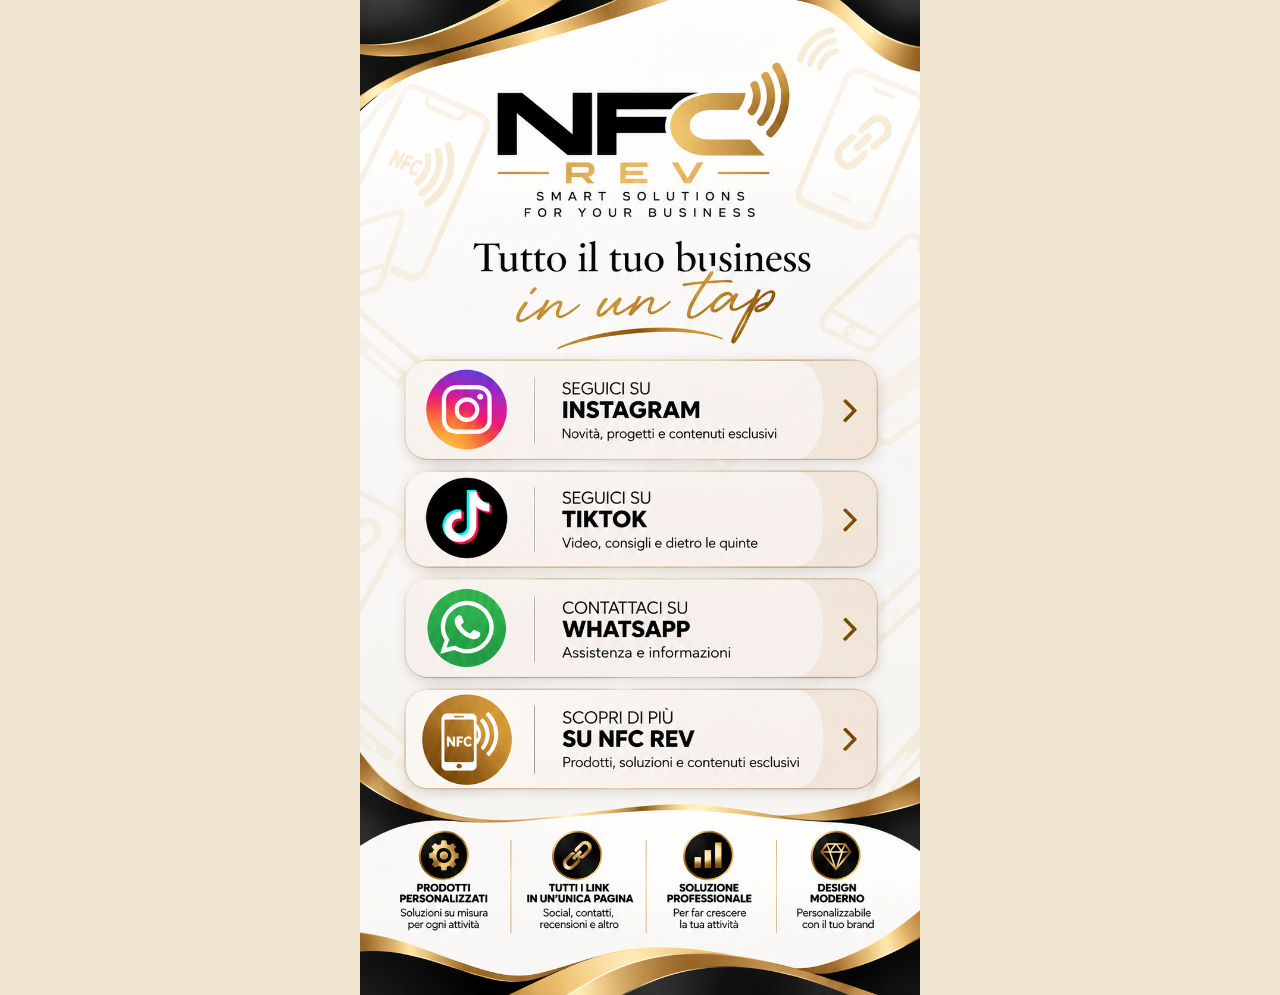
<file: index.html>
<!doctype html>
<html lang="it">
<head>
<meta charset="UTF-8">
<meta name="viewport" content="width=device-width, initial-scale=1, maximum-scale=1">
<title>NFC REV</title>
<style>
  :root { color-scheme: light; }
  * { box-sizing: border-box; -webkit-tap-highlight-color: transparent; }
  html, body {
    margin: 0;
    padding: 0;
    background: #efe4cf;
    min-height: 100%;
    display: flex;
    justify-content: center;
  }
  .wrap {
    position: relative;
    width: 100%;
    max-width: 560px;
    line-height: 0;
  }
  .wrap img {
    display: block;
    width: 100%;
    height: auto;
    user-select: none;
    -webkit-user-drag: none;
  }
  a.hotspot {
    position: absolute;
    left: 7.5%;
    width: 85%;
    display: block;
    border-radius: 6%;
  }
  /* percentages measured against the 941x1672 reference image */
  .hs-instagram { top: 36.2%; height: 9.3%; }
  .hs-tiktok    { top: 47.2%; height: 9.3%; }
  .hs-whatsapp  { top: 58.3%; height: 9.3%; }
  .hs-nfcrev    { top: 69.4%; height: 9.3%; }

  a.hotspot:active { background: rgba(0,0,0,0.06); }
</style>
</head>
<body>
  <div class="wrap">
    <img src="nfcrev-card.png" alt="NFC REV - Tutto il tuo business in un tap" draggable="false">

    <a class="hotspot hs-instagram" href="https://instagram.com/nfc_giuseppegarotti" target="_blank" rel="noopener" aria-label="Seguici su Instagram"></a>
    <a class="hotspot hs-tiktok" href="https://tiktok.com/@nfc_feedcards" target="_blank" rel="noopener" aria-label="Seguici su TikTok"></a>
    <a class="hotspot hs-whatsapp" href="https://wa.me/393282267938" target="_blank" rel="noopener" aria-label="Contattaci su WhatsApp"></a>
    <a class="hotspot hs-nfcrev" href="shop/" aria-label="Scopri di più su NFC REV"></a>
  </div>
</body>
</html>
</file>
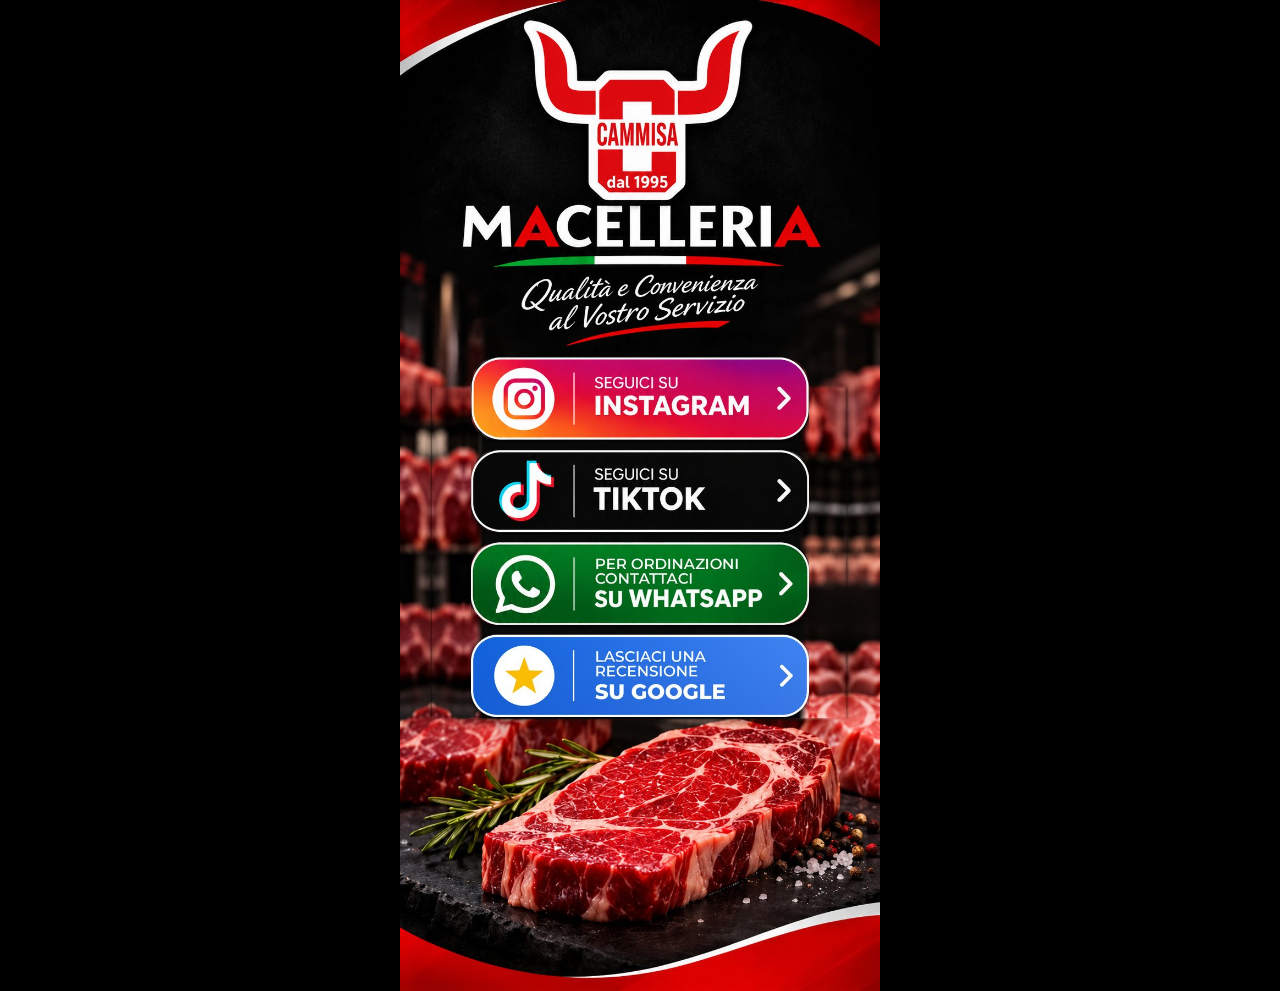
<file: cammisa/index.html>
<!DOCTYPE html>
<html lang="it">
<head>
<meta charset="utf-8">
<meta name="viewport" content="width=device-width, initial-scale=1, viewport-fit=cover">
<title>Macelleria Cammisa – Seguici</title>
<meta name="description" content="Macelleria Cammisa dal 1995 – Qualità e Convenienza al Vostro Servizio. Seguici su Instagram, TikTok, contattaci su WhatsApp e lasciaci una recensione su Google.">
<meta name="theme-color" content="#000000">
<style>
  html,body{margin:0;padding:0;background:#000;min-height:100%}
  body{display:flex;justify-content:center}
  .page{position:relative;width:100%;max-width:480px;line-height:0}
  .page img{width:100%;height:auto;display:block;user-select:none;-webkit-user-drag:none}
  .btn{position:absolute;left:14.78%;width:70.45%;height:8.32%;border-radius:22px;
        -webkit-tap-highlight-color:transparent;transition:transform .12s, background .12s}
  .btn:active{transform:scale(.97);background:rgba(255,255,255,.18)}
  .btn:focus-visible{outline:3px solid #fff;outline-offset:2px}
  .ig{top:36.07%} .tt{top:45.39%} .wa{top:54.72%} .gr{top:64.04%}
  .sr{position:absolute;width:1px;height:1px;overflow:hidden;clip:rect(0 0 0 0)}
</style>
</head>
<body>
<main class="page">
  <img src="[data-uri]" alt="Macelleria Cammisa dal 1995 – Qualità e Convenienza al Vostro Servizio">
  <a class="btn ig" href="https://www.instagram.com/macelleriacammisaofficial/" target="_blank" rel="noopener"><span class="sr">Seguici su Instagram</span></a>
  <a class="btn tt" href="https://www.tiktok.com/@macelleria.cammis" target="_blank" rel="noopener"><span class="sr">Seguici su TikTok</span></a>
  <a class="btn wa" href="https://wa.me/message/LTIG4QAYZEKPG1" target="_blank" rel="noopener"><span class="sr">Per ordinazioni contattaci su WhatsApp</span></a>
  <a class="btn gr" href="https://search.google.com/local/writereview?placeid=ChIJW4CGsTAHOxMRQCsUb1bypPg" target="_blank" rel="noopener"><span class="sr">Lasciaci una recensione su Google</span></a>
</main>
</body>
</html>
</file>
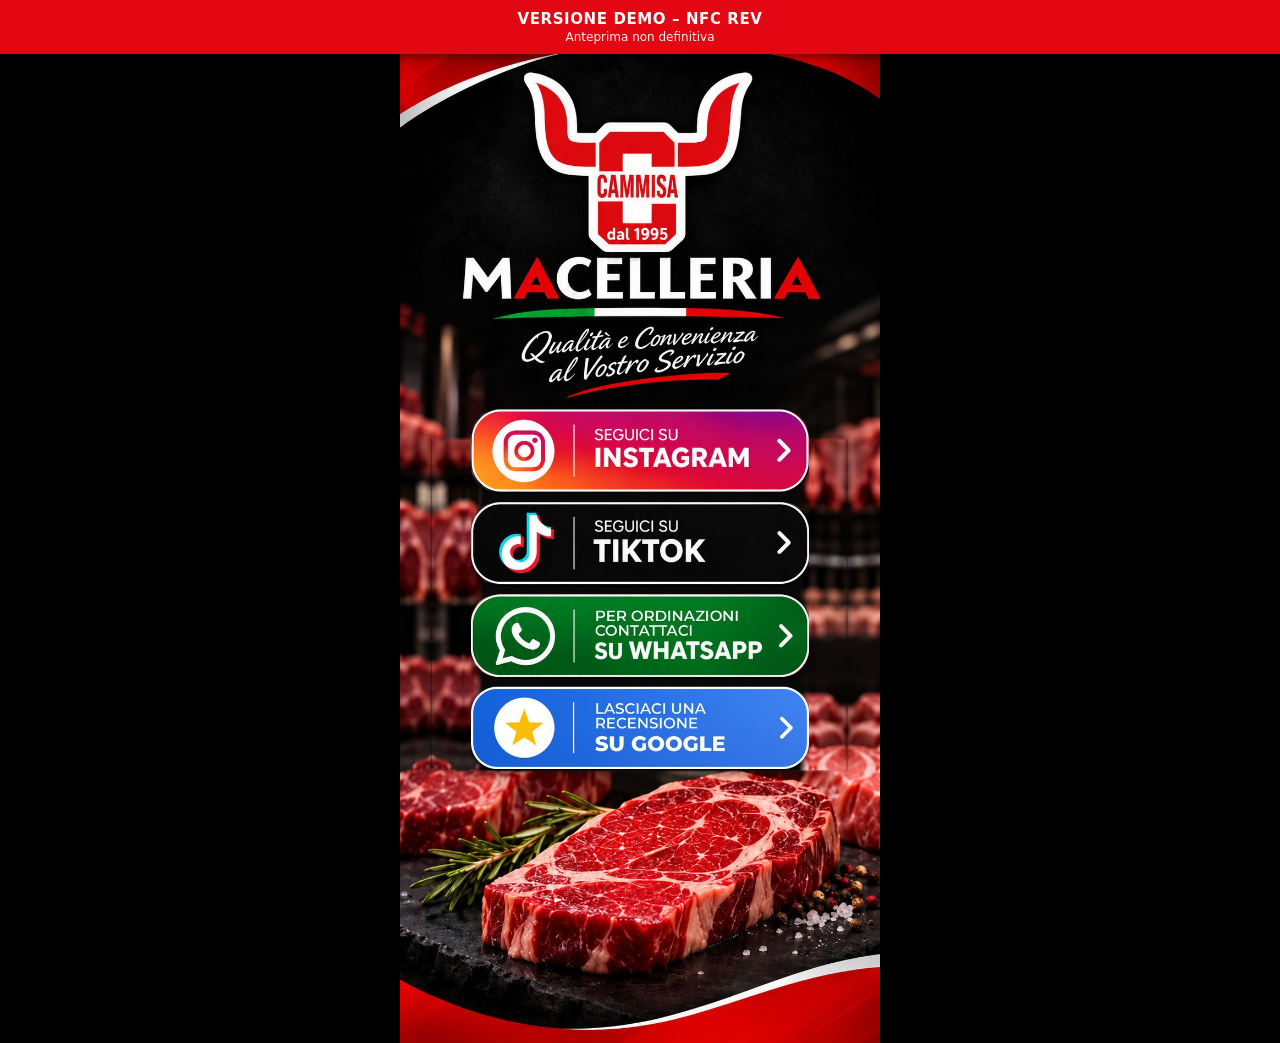
<file: demo-cammisa/index.html>
<!DOCTYPE html>
<html lang="it">
<head>
<meta charset="utf-8">
<meta name="viewport" content="width=device-width, initial-scale=1, viewport-fit=cover">
<title>DEMO – Macelleria Cammisa – NFC REV</title>
<meta name="description" content="Macelleria Cammisa dal 1995 – Qualità e Convenienza al Vostro Servizio. Seguici su Instagram, TikTok, contattaci su WhatsApp e lasciaci una recensione su Google.">
<meta name="robots" content="noindex, nofollow">
<meta name="theme-color" content="#000000">
<style>
  html,body{margin:0;padding:0;background:#000;min-height:100%}
  body{display:flex;justify-content:center}
  .page{position:relative;width:100%;max-width:480px;line-height:0}
  .page img{width:100%;height:auto;display:block;user-select:none;-webkit-user-drag:none}
  .btn{position:absolute;left:14.78%;width:70.45%;height:8.32%;border-radius:22px;
        -webkit-tap-highlight-color:transparent;transition:transform .12s, background .12s}
  .btn:active{transform:scale(.97);background:rgba(255,255,255,.18)}
  .btn:focus-visible{outline:3px solid #fff;outline-offset:2px}
  .ig{top:36.07%} .tt{top:45.39%} .wa{top:54.72%} .gr{top:64.04%}
  .sr{position:absolute;width:1px;height:1px;overflow:hidden;clip:rect(0 0 0 0)}

  .demo-bar{position:fixed;top:0;left:0;right:0;z-index:10;background:#e30613;color:#fff;
    font:800 15px/1.2 system-ui,-apple-system,Segoe UI,Roboto,sans-serif;text-align:center;
    padding:10px 8px calc(10px);letter-spacing:.04em;box-shadow:0 2px 10px rgba(0,0,0,.5)}
  .demo-bar small{display:block;font-weight:500;font-size:12px;letter-spacing:0;opacity:.95;margin-top:2px}
  .page{margin-top:52px}
</style>
</head>
<body>
<div class="demo-bar">VERSIONE DEMO – NFC REV<small>Anteprima non definitiva</small></div>
<main class="page">
  <img src="[data-uri]" alt="Macelleria Cammisa dal 1995 – Qualità e Convenienza al Vostro Servizio">
  <a class="btn ig" href="https://www.instagram.com/macelleriacammisaofficial/" target="_blank" rel="noopener"><span class="sr">Seguici su Instagram</span></a>
  <a class="btn tt" href="https://www.tiktok.com/@macelleria.cammis" target="_blank" rel="noopener"><span class="sr">Seguici su TikTok</span></a>
  <a class="btn wa" href="https://wa.me/message/LTIG4QAYZEKPG1" target="_blank" rel="noopener"><span class="sr">Per ordinazioni contattaci su WhatsApp</span></a>
  <a class="btn gr" href="https://search.google.com/local/writereview?placeid=ChIJW4CGsTAHOxMRQCsUb1bypPg" target="_blank" rel="noopener"><span class="sr">Lasciaci una recensione su Google</span></a>
</main>
</body>
</html>
</file>
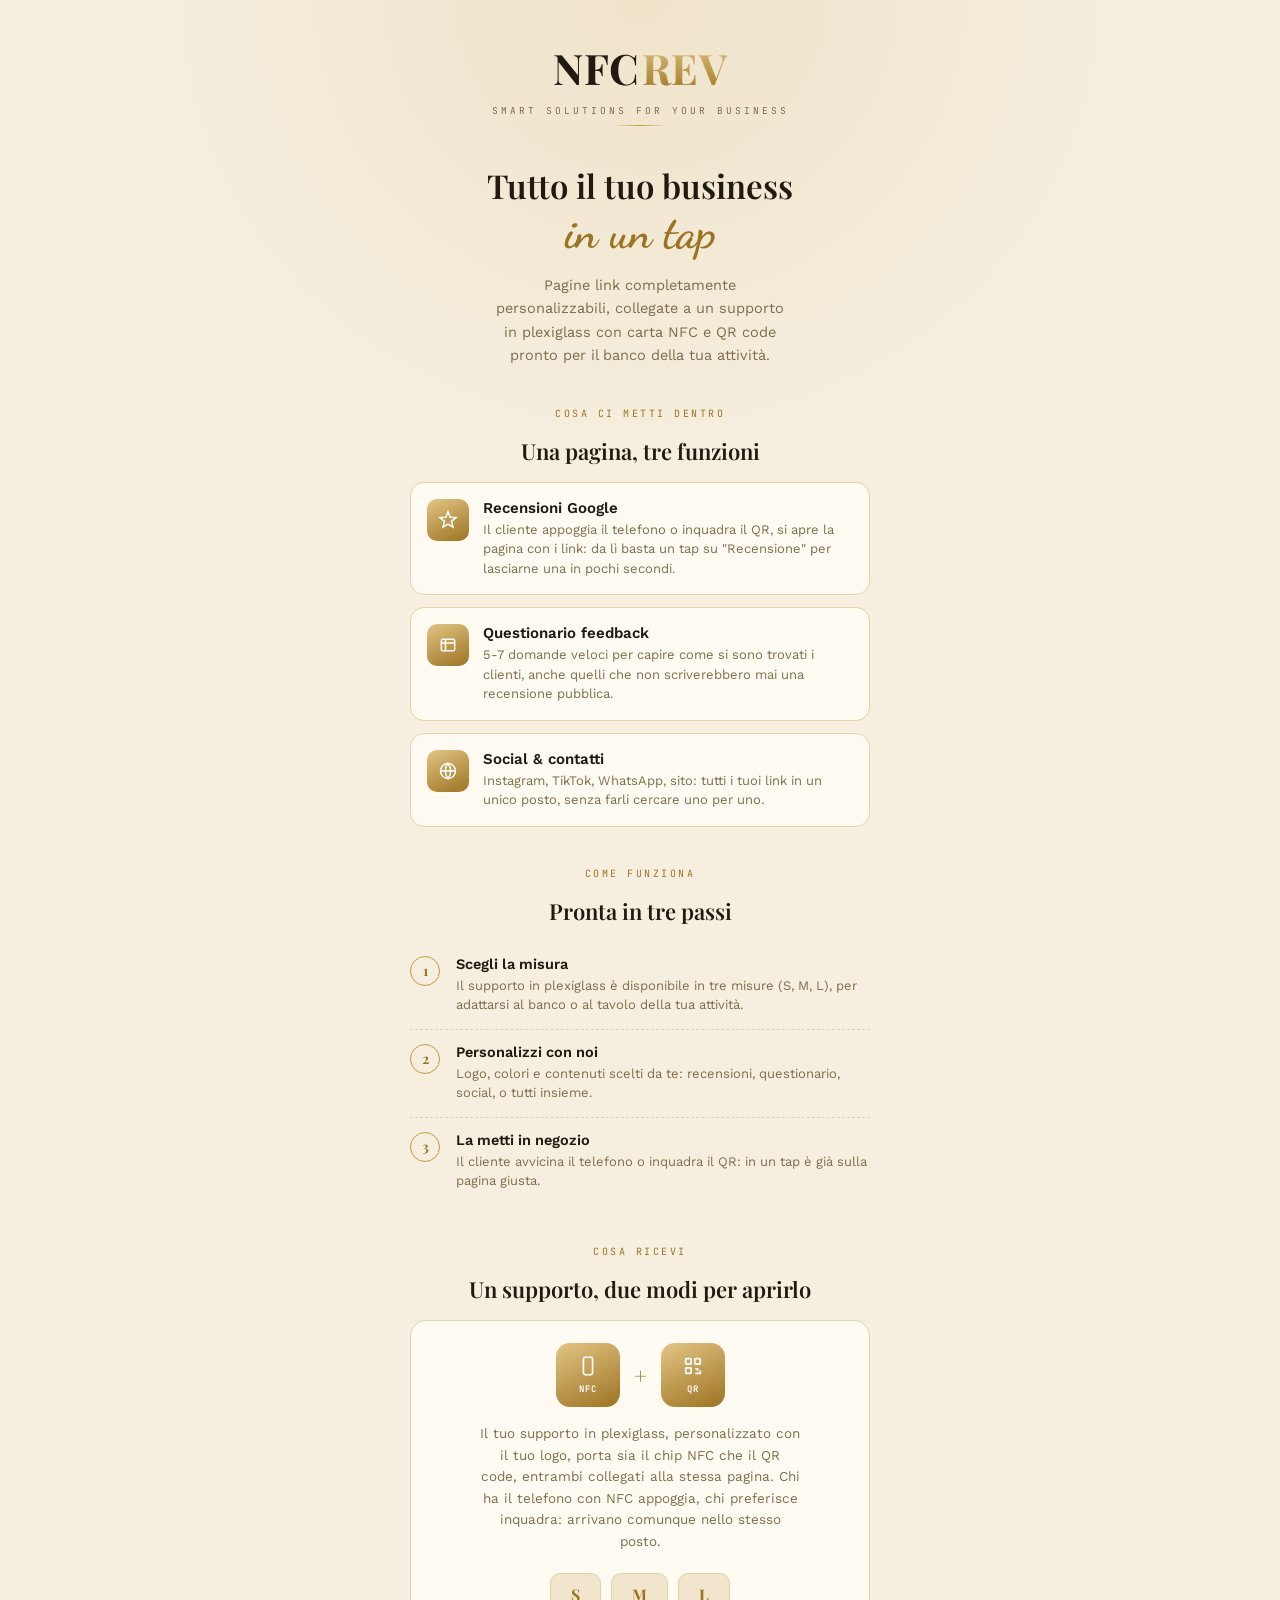
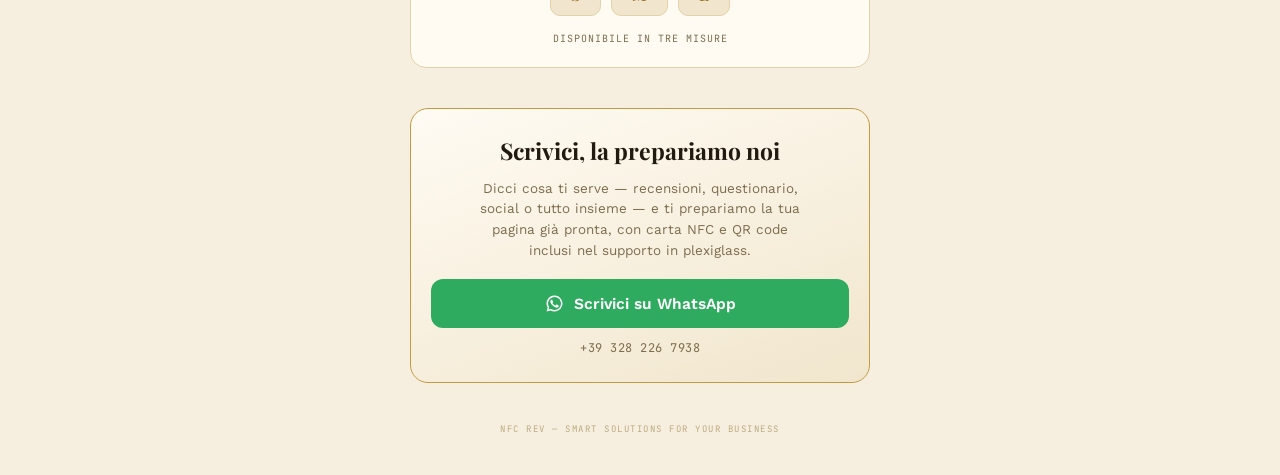
<file: shop/index.html>
<!doctype html>
<html lang="it">
<head>
<meta charset="UTF-8">
<meta name="viewport" content="width=device-width, initial-scale=1">
<title>NFC REV Shop</title>
<link rel="preconnect" href="https://fonts.googleapis.com">
<link rel="preconnect" href="https://fonts.gstatic.com" crossorigin>
<link href="https://fonts.googleapis.com/css2?family=Playfair+Display:ital,wght@0,600;0,700;1,500&family=Dancing+Script:wght@600;700&family=Work+Sans:wght@400;500;600;700&family=JetBrains+Mono:wght@500&display=swap" rel="stylesheet">
<style>
/* layout: cream editorial landing — crest, hero claim, three product
   modes, three-step process, format gallery, sticky WhatsApp CTA */
:root{
  --bg:#f6efe0;
  --surface:#fffbf3;
  --surface-2:#f1e6cd;
  --edge:#e2d2a8;
  --ink:#201a10;
  --muted:#7c6d4d;
  --gold-deep:#9c7322;
  --gold:#c49a42;
  --gold-soft:#e3c585;
  --whatsapp:#2fab5f;
  --serif:'Playfair Display', Georgia, 'Times New Roman', serif;
  --script:'Dancing Script', cursive;
  --body:'Work Sans', -apple-system, Helvetica, Arial, sans-serif;
  --mono:'JetBrains Mono', ui-monospace, Menlo, monospace;
  color-scheme: light;
}

*{box-sizing:border-box}
body{
  margin:0;
  padding-inline:20px;
  padding-block:40px;
  background:var(--bg);
  color:var(--ink);
  font-family:var(--body);
  background-image:
    radial-gradient(ellipse 70% 40% at 50% 0%, rgba(196,154,66,0.14), transparent 60%);
}

.wrap{max-width:460px;margin:0 auto;display:flex;flex-direction:column;gap:40px}

/* crest */
.crest{display:flex;flex-direction:column;align-items:center;gap:8px;text-align:center}
.mark{display:flex;align-items:baseline;gap:2px}
.mark-nfc{font-family:var(--serif);font-weight:700;font-size:clamp(34px,10vw,42px);letter-spacing:0.5px;color:var(--ink)}
.mark-rev{font-family:var(--serif);font-weight:700;font-size:clamp(34px,10vw,42px);letter-spacing:0.5px;background:linear-gradient(180deg,var(--gold-soft),var(--gold-deep));-webkit-background-clip:text;background-clip:text;color:transparent}
.tagline{font-family:var(--mono);font-size:9.5px;letter-spacing:3px;color:var(--muted);text-transform:uppercase}
.rule{width:56px;height:1px;background:linear-gradient(90deg,transparent,var(--gold),transparent)}

/* hero */
.hero{text-align:center;display:flex;flex-direction:column;gap:6px}
.hero h1{margin:0;font-family:var(--serif);font-weight:600;font-size:clamp(27px,8vw,33px);line-height:1.2;color:var(--ink)}
.hero .accent{display:block;font-family:var(--script);font-weight:700;font-size:clamp(38px,11vw,46px);color:var(--gold-deep);line-height:1.1;margin-top:2px}
.hero p{margin:10px auto 0;max-width:340px;font-size:14.5px;line-height:1.6;color:var(--muted);text-wrap:balance}

/* section label */
.section{display:flex;flex-direction:column;gap:16px}
.eyebrow{font-family:var(--mono);font-size:10px;letter-spacing:2.5px;color:var(--gold-deep);text-transform:uppercase;text-align:center}
.section h2{margin:0;font-family:var(--serif);font-weight:600;font-size:22px;text-align:center;color:var(--ink)}

/* modes */
.modes{display:flex;flex-direction:column;gap:12px}
.mode-card{
  display:flex;gap:14px;align-items:flex-start;
  background:var(--surface);
  border:1px solid var(--edge);
  border-radius:14px;
  padding:16px;
}
.mode-icon{
  flex-shrink:0;width:42px;height:42px;border-radius:10px;
  display:flex;align-items:center;justify-content:center;
  background:linear-gradient(155deg,var(--gold-soft),var(--gold-deep));
  color:#fff;
}
.mode-icon svg{width:20px;height:20px}
.mode-text h3{margin:0 0 3px;font-size:15px;font-weight:600;color:var(--ink)}
.mode-text p{margin:0;font-size:13px;color:var(--muted);line-height:1.5}

/* process */
.steps{display:flex;flex-direction:column;gap:0}
.step{display:flex;gap:16px;padding-block:14px}
.step:not(:last-child){border-bottom:1px dashed var(--edge)}
.step-num{
  flex-shrink:0;width:30px;height:30px;border-radius:50%;
  border:1.5px solid var(--gold);
  display:flex;align-items:center;justify-content:center;
  font-family:var(--serif);font-weight:700;font-size:14px;color:var(--gold-deep);
}
.step-text h3{margin:0 0 3px;font-size:14.5px;font-weight:600;color:var(--ink)}
.step-text p{margin:0;font-size:13px;color:var(--muted);line-height:1.5}

/* bundle (nfc + qr, one product) */
.bundle{display:flex;flex-direction:column;align-items:center;gap:16px;background:var(--surface);border:1px solid var(--edge);border-radius:16px;padding:22px 18px;text-align:center}
.bundle-visual{display:flex;align-items:center;gap:14px}
.bundle-chip{
  display:flex;flex-direction:column;align-items:center;gap:6px;
  width:64px;height:64px;border-radius:14px;
  background:linear-gradient(155deg,var(--gold-soft),var(--gold-deep));
  color:#fff;justify-content:center;
}
.bundle-chip svg{width:22px;height:22px}
.bundle-chip span{font-family:var(--mono);font-size:9px;letter-spacing:1px;font-weight:600}
.bundle-plus{font-family:var(--serif);font-size:22px;color:var(--gold-deep)}
.bundle p{margin:0;font-size:13.5px;color:var(--muted);line-height:1.6;max-width:320px}
.sizes{display:flex;gap:10px;padding-top:4px}
.size{display:flex;align-items:center;justify-content:center;background:var(--surface-2);border:1px solid var(--edge);border-radius:10px;padding:10px 20px;min-width:0}
.size-name{font-family:var(--serif);font-weight:700;font-size:16px;color:var(--gold-deep)}
.sizes-label{font-family:var(--mono);font-size:10px;letter-spacing:1px;color:var(--muted);text-transform:uppercase}

/* CTA */
.cta{
  display:flex;flex-direction:column;gap:12px;align-items:center;text-align:center;
  background:linear-gradient(160deg,var(--surface),var(--surface-2));
  border:1px solid var(--gold);
  border-radius:18px;
  padding:26px 20px;
}
.cta h2{margin:0;font-family:var(--serif);font-weight:700;font-size:23px;color:var(--ink)}
.cta p{margin:0;font-size:13.5px;color:var(--muted);line-height:1.55;max-width:320px}
.cta-btn{
  display:flex;align-items:center;justify-content:center;gap:10px;
  width:100%;
  background:var(--whatsapp);
  color:#fff;font-weight:600;font-size:15.5px;
  border-radius:12px;padding:15px;
  text-decoration:none;
  margin-top:6px;
}
.cta-btn:active{transform:scale(0.98)}
.cta-btn svg{width:19px;height:19px}
.cta-num{font-family:var(--mono);font-size:12px;color:var(--muted);letter-spacing:0.5px}

footer{text-align:center;font-family:var(--mono);font-size:9px;letter-spacing:1.5px;color:#bdab7f;text-transform:uppercase}
</style>

<div class="wrap">

  <div class="crest">
    <div class="mark"><span class="mark-nfc">NFC</span><span class="mark-rev">REV</span></div>
    <div class="tagline">Smart Solutions for your Business</div>
    <div class="rule"></div>
  </div>

  <div class="hero">
    <h1>Tutto il tuo business<span class="accent">in un tap</span></h1>
    <p>Pagine link completamente personalizzabili, collegate a un supporto in plexiglass con carta NFC e QR code pronto per il banco della tua attività.</p>
  </div>

  <div class="section">
    <div class="eyebrow">Cosa ci metti dentro</div>
    <h2>Una pagina, tre funzioni</h2>
    <div class="modes">

      <div class="mode-card">
        <span class="mode-icon">
          <svg viewBox="0 0 24 24" fill="none" stroke="currentColor" stroke-width="1.8"><path d="M12 2l2.6 6.6 7 .5-5.4 4.5 1.8 6.9L12 16.9l-6 3.6 1.8-6.9L2.4 9.1l7-.5z"/></svg>
        </span>
        <div class="mode-text">
          <h3>Recensioni Google</h3>
          <p>Il cliente appoggia il telefono o inquadra il QR, si apre la pagina con i link: da lì basta un tap su "Recensione" per lasciarne una in pochi secondi.</p>
        </div>
      </div>

      <div class="mode-card">
        <span class="mode-icon">
          <svg viewBox="0 0 24 24" fill="none" stroke="currentColor" stroke-width="1.8"><rect x="4" y="5" width="16" height="14" rx="2"/><path d="M4 9.5h16M9 5v14"/></svg>
        </span>
        <div class="mode-text">
          <h3>Questionario feedback</h3>
          <p>5-7 domande veloci per capire come si sono trovati i clienti, anche quelli che non scriverebbero mai una recensione pubblica.</p>
        </div>
      </div>

      <div class="mode-card">
        <span class="mode-icon">
          <svg viewBox="0 0 24 24" fill="none" stroke="currentColor" stroke-width="1.8"><circle cx="12" cy="12" r="9"/><path d="M3 12h18M12 3a14 14 0 0 1 0 18 14 14 0 0 1 0-18z"/></svg>
        </span>
        <div class="mode-text">
          <h3>Social &amp; contatti</h3>
          <p>Instagram, TikTok, WhatsApp, sito: tutti i tuoi link in un unico posto, senza farli cercare uno per uno.</p>
        </div>
      </div>

    </div>
  </div>

  <div class="section">
    <div class="eyebrow">Come funziona</div>
    <h2>Pronta in tre passi</h2>
    <div class="steps">

      <div class="step">
        <span class="step-num">1</span>
        <div class="step-text">
          <h3>Scegli la misura</h3>
          <p>Il supporto in plexiglass è disponibile in tre misure (S, M, L), per adattarsi al banco o al tavolo della tua attività.</p>
        </div>
      </div>

      <div class="step">
        <span class="step-num">2</span>
        <div class="step-text">
          <h3>Personalizzi con noi</h3>
          <p>Logo, colori e contenuti scelti da te: recensioni, questionario, social, o tutti insieme.</p>
        </div>
      </div>

      <div class="step">
        <span class="step-num">3</span>
        <div class="step-text">
          <h3>La metti in negozio</h3>
          <p>Il cliente avvicina il telefono o inquadra il QR: in un tap è già sulla pagina giusta.</p>
        </div>
      </div>

    </div>
  </div>

  <div class="section">
    <div class="eyebrow">Cosa ricevi</div>
    <h2>Un supporto, due modi per aprirlo</h2>
    <div class="bundle">
      <div class="bundle-visual">
        <div class="bundle-chip">
          <svg viewBox="0 0 24 24" fill="none" stroke="currentColor" stroke-width="1.8"><rect x="7" y="2.5" width="10" height="19" rx="2.3"/><path d="M12 17.5h.01"/></svg>
          <span>NFC</span>
        </div>
        <span class="bundle-plus">+</span>
        <div class="bundle-chip">
          <svg viewBox="0 0 24 24" fill="none" stroke="currentColor" stroke-width="1.8"><rect x="4" y="4" width="6" height="6" rx="1"/><rect x="14" y="4" width="6" height="6" rx="1"/><rect x="4" y="14" width="6" height="6" rx="1"/><path d="M14.5 15h2.5v2.5M14.5 20h5.5v-3"/></svg>
          <span>QR</span>
        </div>
      </div>
      <p>Il tuo supporto in plexiglass, personalizzato con il tuo logo, porta sia il chip NFC che il QR code, entrambi collegati alla stessa pagina. Chi ha il telefono con NFC appoggia, chi preferisce inquadra: arrivano comunque nello stesso posto.</p>
      <div class="sizes">
        <div class="size"><span class="size-name">S</span></div>
        <div class="size"><span class="size-name">M</span></div>
        <div class="size"><span class="size-name">L</span></div>
      </div>
      <div class="sizes-label">Disponibile in tre misure</div>
    </div>
  </div>

  <div class="cta">
    <h2>Scrivici, la prepariamo noi</h2>
    <p>Dicci cosa ti serve — recensioni, questionario, social o tutto insieme — e ti prepariamo la tua pagina già pronta, con carta NFC e QR code inclusi nel supporto in plexiglass.</p>
    <a class="cta-btn" href="https://wa.me/393282267938" target="_blank" rel="noopener">
      <svg viewBox="0 0 24 24" fill="currentColor"><path d="M12 2a10 10 0 0 0-8.6 15.1L2 22l5.1-1.3A10 10 0 1 0 12 2zm0 18.2a8.1 8.1 0 0 1-4.2-1.2l-.3-.2-3 .8.8-2.9-.2-.3A8.2 8.2 0 1 1 12 20.2zm4.5-6.1c-.2-.1-1.5-.7-1.7-.8-.2-.1-.4-.1-.6.1-.2.3-.7.8-.8 1-.2.2-.3.2-.5.1-.2-.1-1-.4-2-1.2-.7-.6-1.2-1.4-1.4-1.6-.1-.2 0-.4.1-.5.1-.1.2-.3.4-.4.1-.2.2-.3.2-.5.1-.2 0-.4 0-.5 0-.1-.6-1.5-.8-2-.2-.5-.4-.4-.6-.4h-.5c-.2 0-.5.1-.7.3-.2.3-.9.9-.9 2.1s1 2.5 1.1 2.6c.1.2 1.9 2.9 4.6 4.1.6.3 1.1.4 1.5.6.6.2 1.2.1 1.6.1.5-.1 1.5-.6 1.7-1.2.2-.6.2-1.1.1-1.2-.1-.1-.2-.2-.4-.3z"/></svg>
      Scrivici su WhatsApp
    </a>
    <div class="cta-num">+39 328 226 7938</div>
  </div>

  <footer>NFC REV — Smart Solutions for your Business</footer>

</div>

</html>
</file>
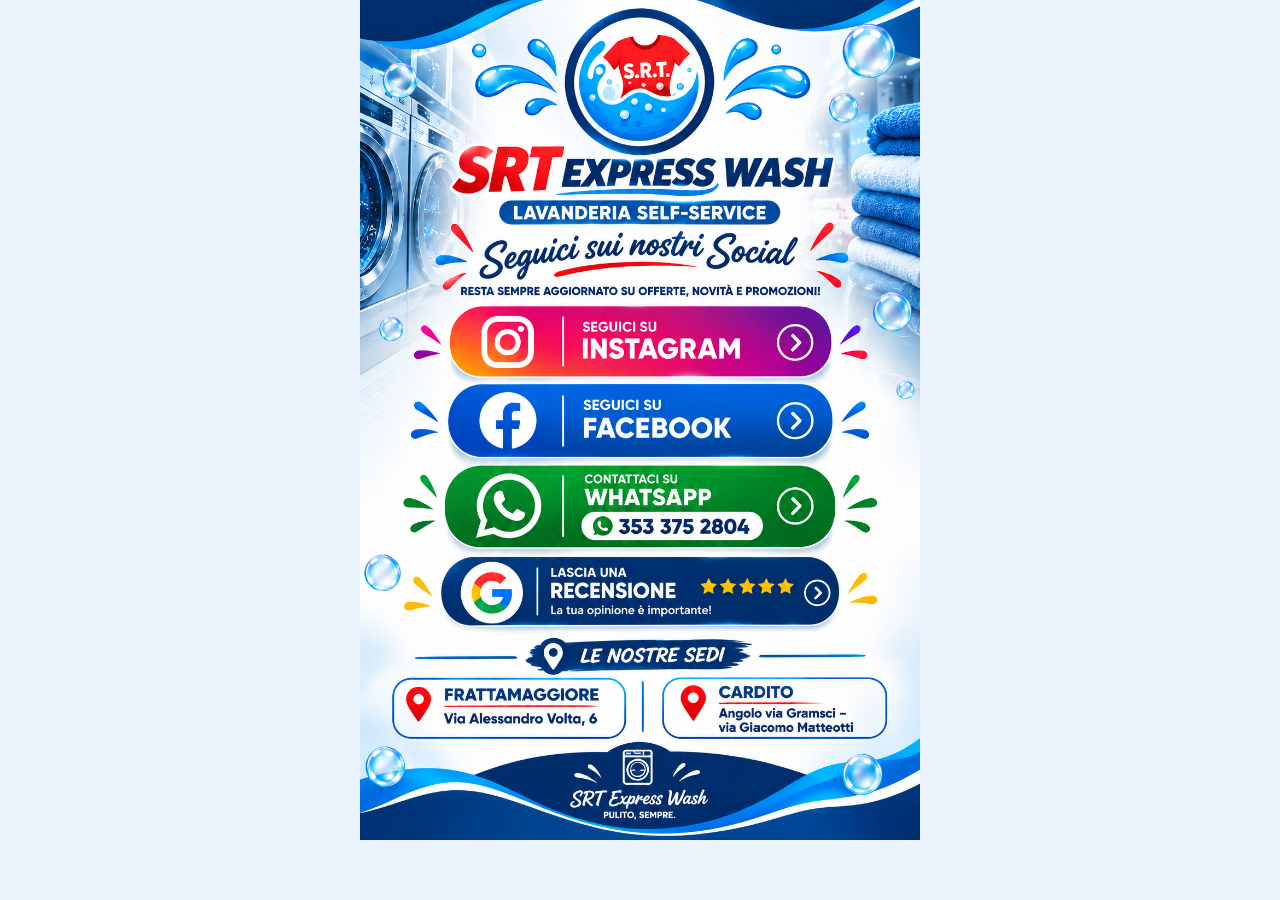
<file: srt-express-wash/index.html>
<!doctype html>
<html lang="it"><head><meta charset="UTF-8"><meta name="viewport" content="width=device-width, initial-scale=1">
<title>SRT Express Wash</title>
<meta http-equiv="refresh" content="0; url=../srt/">
<script>location.replace("../srt/");</script>
</head><body><a href="../srt/">SRT Express Wash</a></body></html>
</file>
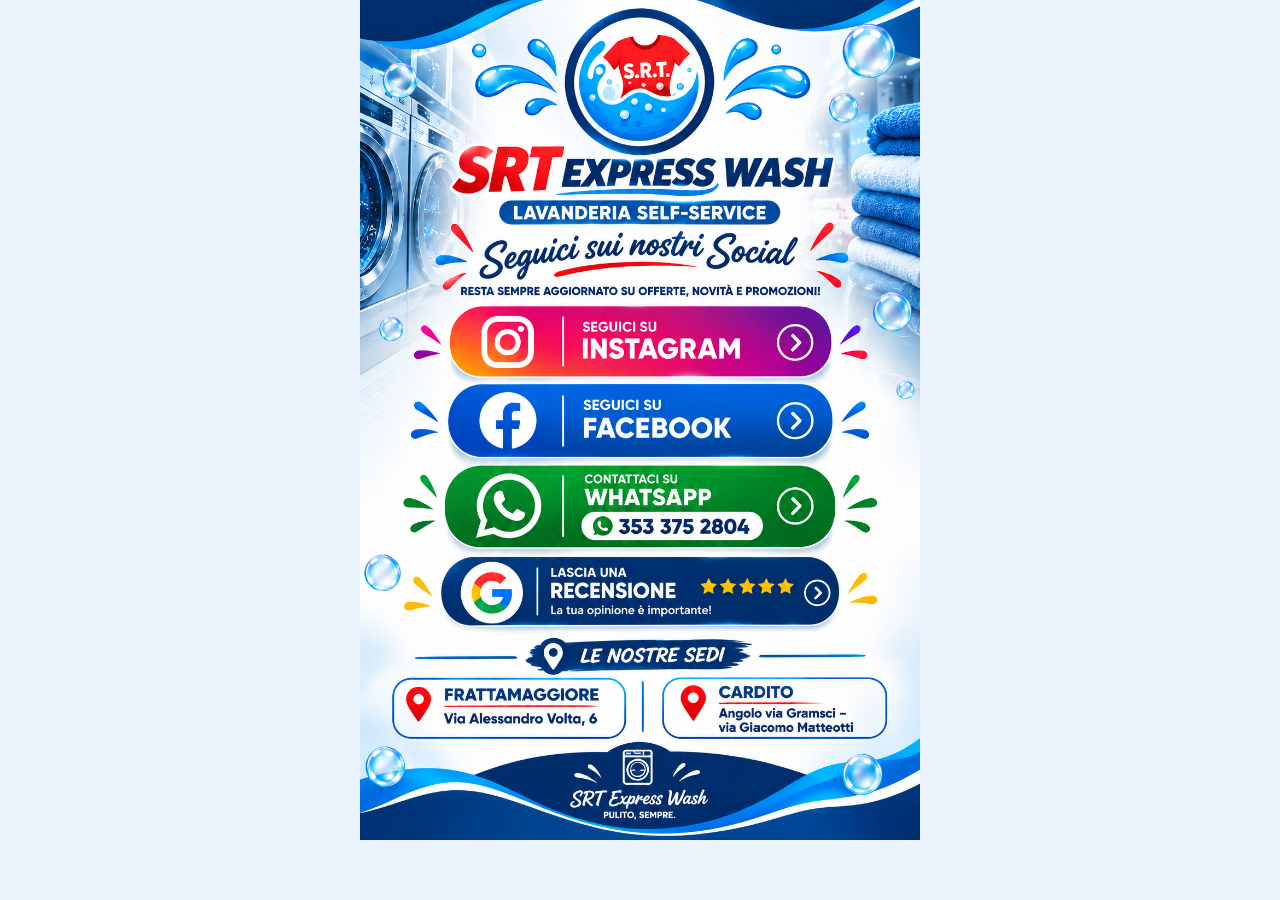
<file: srt/index.html>
<!doctype html>
<html lang="it">
<head>
<meta charset="UTF-8">
<meta name="viewport" content="width=device-width, initial-scale=1">
<title>SRT Express Wash</title>
<meta property="og:title" content="SRT Express Wash - Lavanderia self-service">
<meta property="og:image" content="srt-express-wash-v4.png">
<style>
  * { box-sizing: border-box; -webkit-tap-highlight-color: transparent; }
  html, body { margin: 0; padding: 0; background: #eaf2fb; }
  body { display: flex; justify-content: center; }
  .wrap { position: relative; width: 100%; max-width: 560px; line-height: 0; }
  .wrap img { display: block; width: 100%; height: auto; user-select: none; -webkit-user-drag: none; }
  a.hs { position: absolute; display: block; border-radius: 4%; }
  a.hs:active { background: rgba(0,0,0,.08); }
  /* percentuali misurate sull'immagine 1024x1536 */
  .ig  { left: 16.1%; width: 68.1%; top: 36.5%; height: 8.5%; }
  .fb  { left: 16.1%; width: 68.1%; top: 45.8%; height: 8.7%; }
  .wa  { left: 15.3%; width: 69.4%; top: 55.5%; height: 9.7%; }
  .rev { left: 14.6%; width: 70.8%; top: 66.4%; height: 8.0%; }
  .s1  { left: 5.9%;  width: 41.7%; top: 80.7%; height: 7.2%; }
  .s2  { left: 54.0%; width: 40.2%; top: 80.7%; height: 7.2%; }
</style>
</head>
<body>
  <div class="wrap">
    <img src="srt-express-wash-v4.png" alt="SRT Express Wash - Lavanderia self-service" draggable="false">
    <a class="hs ig" href="https://www.instagram.com/srt_expresswash?srtk=Zml3OHprY280ZTc5&utm_source=qr" target="_blank" rel="noopener" aria-label="Seguici su Instagram"></a>
    <a class="hs fb" href="https://www.facebook.com/share/18VREytBF9/?mibextid=wwXIfr" target="_blank" rel="noopener" aria-label="Seguici su Facebook"></a>
    <a class="hs wa" href="https://wa.me/393533752804" target="_blank" rel="noopener" aria-label="Contattaci su WhatsApp"></a>
    <a class="hs rev" href="https://search.google.com/local/writereview?placeid=ChIJXZOTr0gHOxMRsaa7ZxnRL-k" target="_blank" rel="noopener" aria-label="Lascia una recensione su Google"></a>
    <a class="hs s1" href="https://maps.app.goo.gl/qvhzjKuB9HfAK9Wy5?g_st=ic" target="_blank" rel="noopener" aria-label="Sede Frattamaggiore"></a>
    <a class="hs s2" href="https://maps.app.goo.gl/1H7pieVro2GWfZj3A?g_st=ic" target="_blank" rel="noopener" aria-label="Sede Cardito"></a>
  </div>
</body>
</html>
</file>
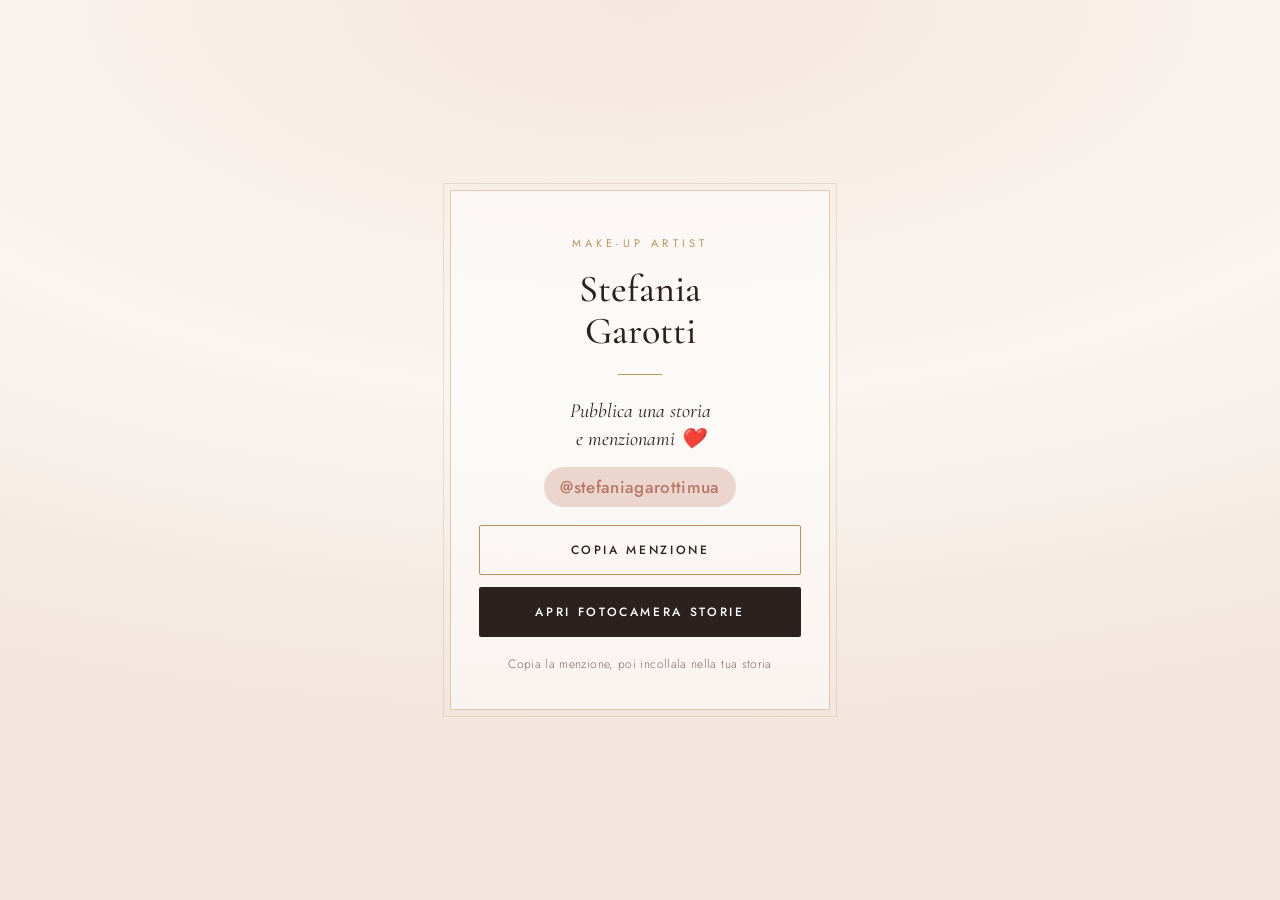
<file: storia-camera.html>
<!doctype html>
<html lang="it">
<head>
<meta charset="utf-8">
<meta name="viewport" content="width=device-width, initial-scale=1">
<title>Stefania Garotti · Make-up Artist</title>
<link rel="preconnect" href="https://fonts.googleapis.com">
<link rel="preconnect" href="https://fonts.gstatic.com" crossorigin>
<link href="https://fonts.googleapis.com/css2?family=Cormorant+Garamond:ital,wght@0,400;0,500;1,400&family=Jost:wght@300;400;500&display=swap" rel="stylesheet">
<style>
  :root {
    --ivory: #faf5f0;
    --blush: #ecd5cc;
    --rose: #b7766b;
    --ink: #2b2220;
    --gold: #b8935a;
  }
  * { box-sizing: border-box; }
  body {
    margin: 0; min-height: 100vh; min-height: 100dvh;
    display: flex; align-items: center; justify-content: center;
    background: radial-gradient(120% 80% at 50% 0%, #f6e7e0 0%, var(--ivory) 55%, #f3e6df 100%);
    color: var(--ink); font-family: "Jost", -apple-system, system-ui, sans-serif;
    -webkit-font-smoothing: antialiased;
  }
  .card {
    width: 100%; max-width: 380px; margin: 24px; padding: 44px 28px 36px; text-align: center;
    background: rgba(255,255,255,.55); border: 1px solid rgba(184,147,90,.45);
    outline: 1px solid rgba(184,147,90,.25); outline-offset: 6px;
  }
  .eyebrow { font-size: 11px; letter-spacing: .38em; text-transform: uppercase; color: var(--gold); margin: 0 0 18px; }
  h1 { font-family: "Cormorant Garamond", Georgia, serif; font-weight: 500; font-size: 38px; line-height: 1.1; margin: 0; }
  .rule { width: 44px; height: 1px; background: var(--gold); margin: 22px auto; border: 0; }
  p.lead { font-family: "Cormorant Garamond", Georgia, serif; font-style: italic; font-size: 20px; line-height: 1.4; margin: 0 0 8px; }
  .handle { display: inline-block; margin: 6px 0 28px; padding: 8px 16px; font-weight: 500; font-size: 17px;
            letter-spacing: .02em; color: var(--rose); background: var(--blush); border-radius: 999px; }
  a.btn { display: block; padding: 16px 20px; text-decoration: none; text-transform: uppercase;
          letter-spacing: .22em; font-size: 12px; font-weight: 500; color: #fff;
          background: var(--ink); border-radius: 2px; transition: background .2s; }
  a.btn:active { background: var(--rose); }
  button.copy { display: block; width: 100%; margin: 0 0 12px; padding: 15px 20px; cursor: pointer;
          font: inherit; text-transform: uppercase; letter-spacing: .22em; font-size: 12px; font-weight: 500;
          color: var(--ink); background: transparent; border: 1px solid var(--gold); border-radius: 2px; }
  button.copy:active { background: var(--blush); }
  .handle { margin-bottom: 18px; }
  p.note { font-size: 12px; font-weight: 300; color: #7a6a66; margin: 18px 0 0; min-height: 16px; letter-spacing: .03em; }
</style>
</head>
<body>
<main class="card">
  <p class="eyebrow">Make-up Artist</p>
  <h1>Stefania<br>Garotti</h1>
  <hr class="rule">
  <p class="lead">Pubblica una storia<br>e menzionami ❤️</p>
  <span class="handle">@stefaniagarottimua</span>
  <button class="copy" id="copy" type="button">Copia menzione</button>
  <a class="btn" href="instagram://story-camera">Apri fotocamera storie</a>
  <p class="note" id="msg">Copia la menzione, poi incollala nella tua storia</p>
</main>

<script>
  var HANDLE = "@stefaniagarottimua";
  var msg = document.getElementById("msg");
  var btn = document.getElementById("copy");

  function done() {
    btn.textContent = "Copiata ✓";
    msg.textContent = "Ora apri la fotocamera e incolla la menzione";
    setTimeout(function () { btn.textContent = "Copia menzione"; }, 2500);
  }

  function fallbackCopy() {
    var t = document.createElement("textarea");
    t.value = HANDLE;
    t.setAttribute("readonly", "");
    t.style.position = "fixed";
    t.style.opacity = "0";
    document.body.appendChild(t);
    t.select();
    t.setSelectionRange(0, t.value.length);
    var ok = false;
    try { ok = document.execCommand("copy"); } catch (e) {}
    document.body.removeChild(t);
    if (ok) { done(); } else { msg.textContent = "Copia a mano: " + HANDLE; }
  }

  btn.addEventListener("click", function () {
    if (navigator.clipboard && navigator.clipboard.writeText) {
      navigator.clipboard.writeText(HANDLE).then(done, fallbackCopy);
    } else {
      fallbackCopy();
    }
  });
</script>
</body>
</html>
</file>
